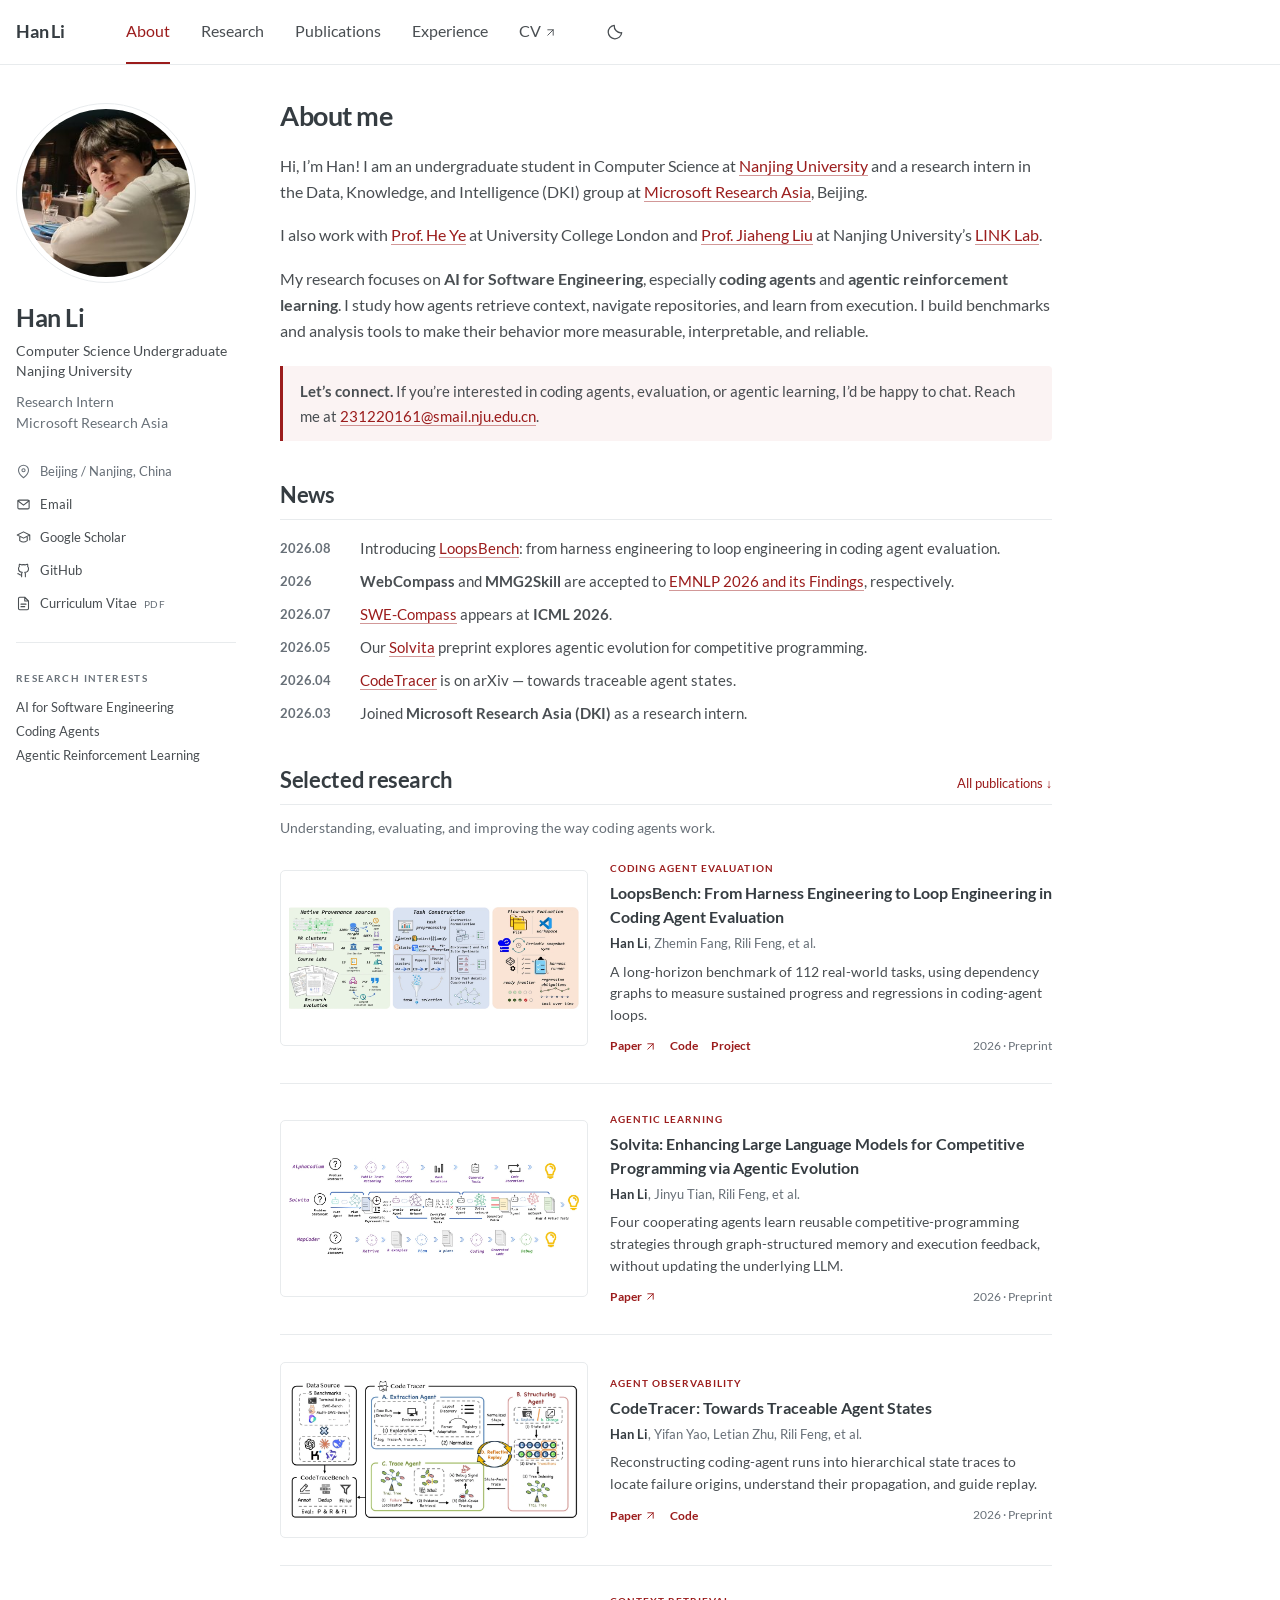
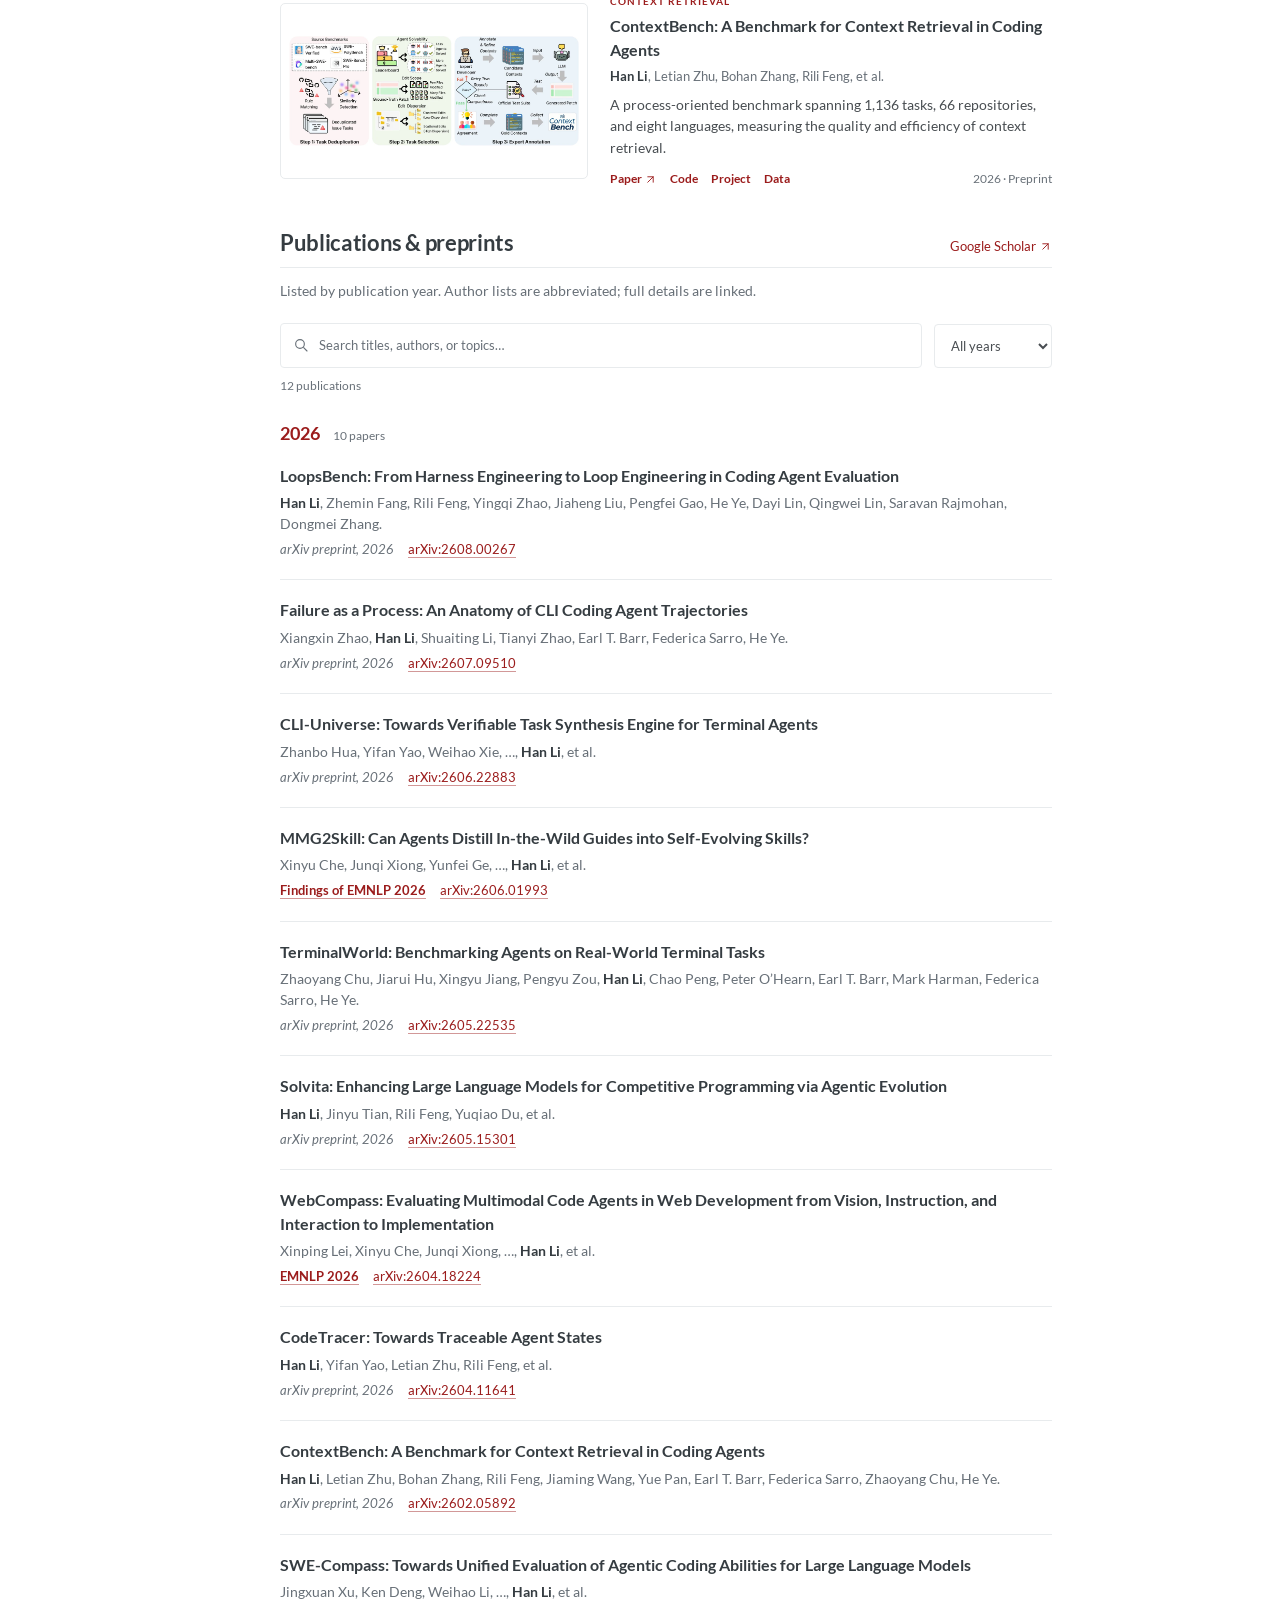
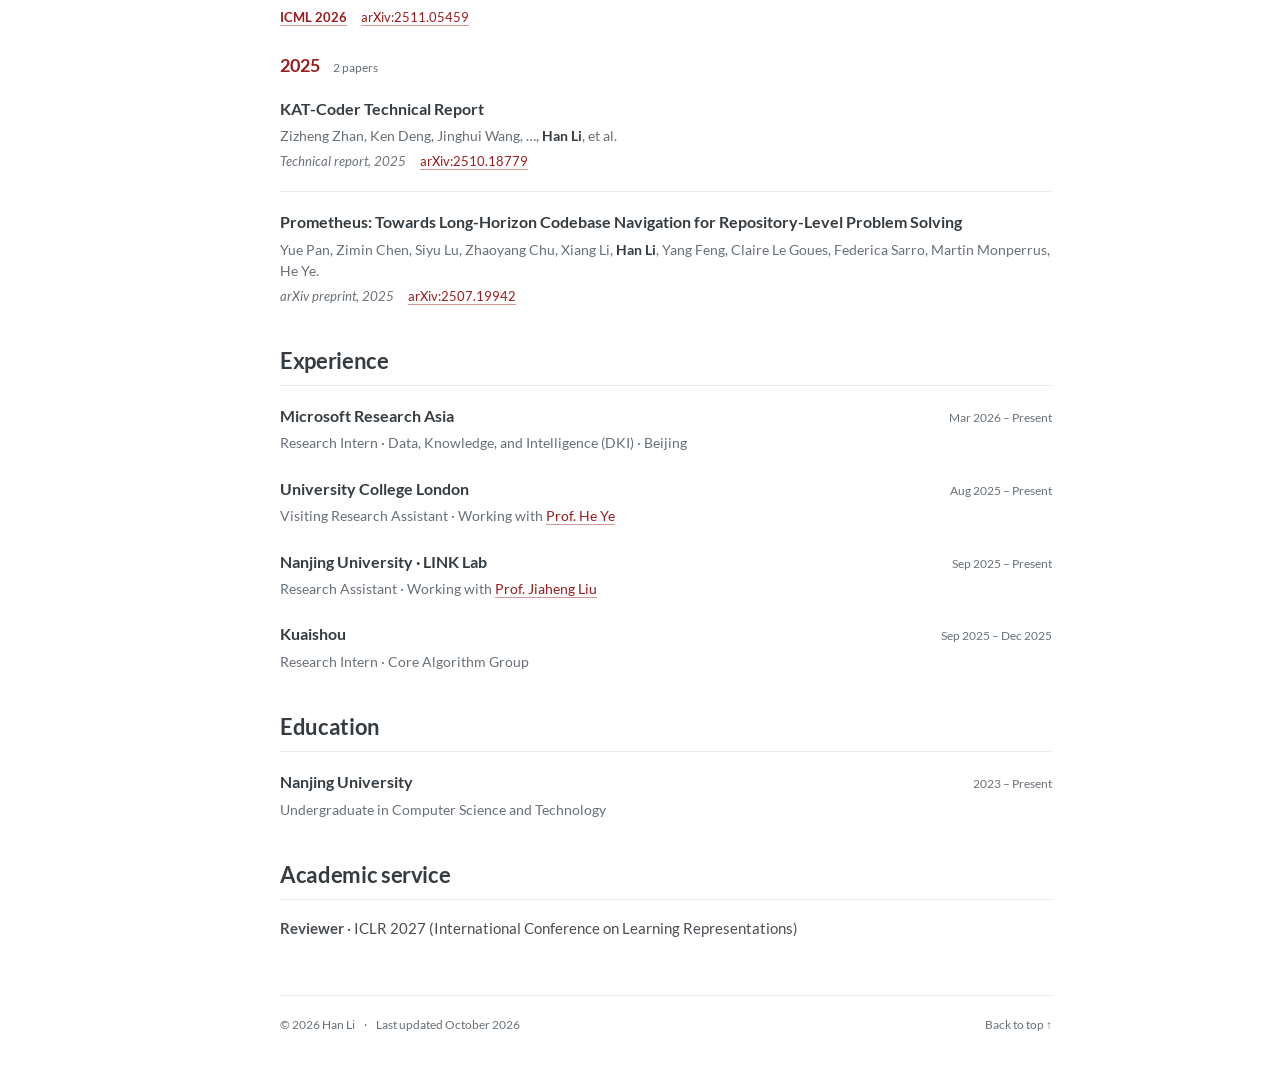
<file: index.html>
<!doctype html>
<html lang="en" data-theme="light">
  <head>
    <meta charset="utf-8">
    <meta name="viewport" content="width=device-width, initial-scale=1">
    <meta name="color-scheme" content="light dark">
    <meta name="theme-color" content="#ffffff">
    <title>Han Li | AI for Software Engineering</title>
    <meta name="description" content="Han Li is a computer science undergraduate at Nanjing University and a research intern at Microsoft Research Asia, working on coding agents, agentic learning, and evaluation.">
    <link rel="canonical" href="https://han-li-research.github.io/">
    <link rel="icon" type="image/svg+xml" href="./images/favicon.svg">
    <link rel="preload" href="./fonts/lato-regular.woff2" as="font" type="font/woff2" crossorigin>
    <link rel="stylesheet" href="./styles.css">
    <meta property="og:type" content="profile">
    <meta property="og:title" content="Han Li | AI for Software Engineering">
    <meta property="og:description" content="Coding agents · Agentic learning · Benchmarks &amp; evaluation. Research, publications, and experience.">
    <meta property="og:url" content="https://han-li-research.github.io/">
    <meta property="og:image" content="https://han-li-research.github.io/images/avatar.jpg?v=scholar-8">
    <meta property="og:image:alt" content="Portrait of Han Li">
    <meta property="og:site_name" content="Han Li">
    <meta name="twitter:card" content="summary">
    <script>
      try {
        if (localStorage.getItem('han-li-theme') === 'dark') document.documentElement.dataset.theme = 'dark';
      } catch (_) { /* Storage is optional. */ }
    </script>
    <script type="application/ld+json">
      {
        "@context": "https://schema.org",
        "@type": "Person",
        "name": "Han Li",
        "url": "https://han-li-research.github.io/",
        "image": "https://han-li-research.github.io/images/avatar.jpg?v=scholar-8",
        "email": "mailto:231220161@smail.nju.edu.cn",
        "affiliation": [
          { "@type": "Organization", "name": "Nanjing University" },
          { "@type": "Organization", "name": "Microsoft Research Asia" },
          { "@type": "Organization", "name": "University College London" }
        ],
        "knowsAbout": ["AI for Software Engineering", "Coding Agents", "Agentic Reinforcement Learning"],
        "sameAs": ["https://scholar.google.com/citations?user=qbDL1kwAAAAJ&hl=en", "https://github.com/schwerli"]
      }
    </script>
    <script src="./script.js" defer></script>
  </head>
  <body id="top">
    <a class="skip-link" href="#main">Skip to content</a>
    <svg class="icon-definitions" xmlns="http://www.w3.org/2000/svg" aria-hidden="true">
      <defs><symbol id="icon-mail" viewBox="0 0 24 24"><rect x="3" y="5" width="18" height="14" rx="2"/><path d="m3 6 9 7 9-7"/></symbol>
        <symbol id="icon-location" viewBox="0 0 24 24"><path d="M20 10c0 6-8 12-8 12S4 16 4 10a8 8 0 1 1 16 0Z"/><circle cx="12" cy="10" r="2.5"/></symbol>
        <symbol id="icon-scholar" viewBox="0 0 24 24"><path d="m2 8 10-5 10 5-10 5L2 8Zm4 3v6c4 3 8 3 12 0v-6m4-3v8"/></symbol>
        <symbol id="icon-github" viewBox="0 0 24 24"><path d="M9 19c-4 1-4-2-6-2m12 5v-4a3.5 3.5 0 0 0-1-3c3-.3 6-1.5 6-6a5 5 0 0 0-1.4-3.5A4.5 4.5 0 0 0 18.5 2S17.3 1.6 15 3a12 12 0 0 0-6 0C6.7 1.6 5.5 2 5.5 2a4.5 4.5 0 0 0-.1 3.5A5 5 0 0 0 4 9c0 4.5 3 5.7 6 6a3.5 3.5 0 0 0-1 3v4"/></symbol>
        <symbol id="icon-file" viewBox="0 0 24 24"><path d="M14 2H6a2 2 0 0 0-2 2v16a2 2 0 0 0 2 2h12a2 2 0 0 0 2-2V8l-6-6Zm0 0v6h6M8 13h8m-8 4h6"/></symbol>
        <symbol id="icon-arrow" viewBox="0 0 24 24"><path d="M7 17 17 7M7 7h10v10"/></symbol>
        <symbol id="icon-search" viewBox="0 0 24 24"><circle cx="10.5" cy="10.5" r="6.5"/><path d="m16 16 5 5"/></symbol>
        <symbol id="icon-moon" viewBox="0 0 24 24"><path d="M20.9 13a9 9 0 0 1-9.9-9.9A9 9 0 1 0 20.9 13Z"/></symbol>
        <symbol id="icon-sun" viewBox="0 0 24 24"><circle cx="12" cy="12" r="4"/><path d="M12 2v2m0 16v2M2 12h2m16 0h2M5 5l1.5 1.5m11 11L19 19M5 19l1.5-1.5m11-11L19 5"/></symbol></defs>
    </svg>

    <header class="masthead">
      <div class="shell masthead-inner">
        <a class="site-name" href="#top">Han Li</a>
        <nav class="site-nav" id="site-nav" aria-label="Main navigation">
          <a href="#about" aria-current="location">About</a>
          <a href="#research">Research</a>
          <a href="#publications">Publications</a>
          <a href="#experience">Experience</a>
          <a href="https://schwerli.github.io/cv.pdf" target="_blank" rel="noopener noreferrer">CV <svg class="icon external-icon" aria-hidden="true"><use href="#icon-arrow"/></svg><span class="visually-hidden"> (PDF, opens in a new tab)</span></a>
        </nav>
        <div class="header-actions">
          <button class="theme-toggle icon-button" type="button" aria-label="Switch to dark theme" aria-pressed="false" hidden><svg class="icon moon-icon" aria-hidden="true"><use href="#icon-moon"/></svg><svg class="icon sun-icon" aria-hidden="true"><use href="#icon-sun"/></svg></button>
          <button class="menu-toggle icon-button" type="button" aria-label="Open navigation" aria-expanded="false" aria-controls="site-nav" hidden><span class="menu-lines" aria-hidden="true"></span></button>
        </div>
      </div>
    </header>

    <div class="shell page-layout">
      <aside class="profile" aria-label="About Han Li">
        <div class="profile-intro">
          <img class="avatar" src="./images/avatar.jpg?v=scholar-8" width="180" height="180" alt="Han Li" fetchpriority="high">
          <div class="profile-heading">
            <h1>Han Li</h1>
            <p class="profile-role">Computer Science Undergraduate<br>Nanjing University</p>
            <p class="profile-role profile-intern">Research Intern<br>Microsoft Research Asia</p>
          </div>
        </div>
        <ul class="profile-links">
          <li class="profile-location"><svg class="icon " aria-hidden="true"><use href="#icon-location"/></svg><span>Beijing / Nanjing, China</span></li>
          <li><a href="mailto:231220161@smail.nju.edu.cn"><svg class="icon " aria-hidden="true"><use href="#icon-mail"/></svg><span>Email<span class="visually-hidden"> Han Li at 231220161@smail.nju.edu.cn</span></span></a></li>
          <li><a href="https://scholar.google.com/citations?user=qbDL1kwAAAAJ&amp;hl=en" target="_blank" rel="noopener noreferrer" aria-label="Google Scholar"><svg class="icon " aria-hidden="true"><use href="#icon-scholar"/></svg><span class="contact-label-full">Google Scholar</span><span class="contact-label-short">Scholar</span></a></li>
          <li><a href="https://github.com/schwerli" target="_blank" rel="noopener noreferrer"><svg class="icon " aria-hidden="true"><use href="#icon-github"/></svg><span>GitHub</span></a></li>
          <li><a href="https://schwerli.github.io/cv.pdf" target="_blank" rel="noopener noreferrer" aria-label="CV: Curriculum Vitae (PDF, opens in a new tab)"><svg class="icon " aria-hidden="true"><use href="#icon-file"/></svg><span class="contact-label-full">Curriculum Vitae <span class="file-label">PDF</span></span><span class="contact-label-short">CV</span></a></li>
        </ul>
        <div class="profile-focus"><span class="eyebrow">Research interests</span><p>AI for Software Engineering<br>Coding Agents<br>Agentic Reinforcement Learning</p></div>
      </aside>

      <main id="main" tabindex="-1">
        <section id="about" aria-labelledby="about-title">
          <h2 class="about-title" id="about-title">About me</h2>
          <p>Hi, I’m Han! I am an undergraduate student in Computer Science at <a href="https://www.nju.edu.cn/en/" target="_blank" rel="noopener noreferrer">Nanjing University</a> and a research intern in the Data, Knowledge, and Intelligence (DKI) group at <a href="https://www.microsoft.com/en-us/research/lab/microsoft-research-asia/" target="_blank" rel="noopener noreferrer">Microsoft Research Asia</a>, Beijing.</p>
          <p>I also work with <a href="https://heye.me/" target="_blank" rel="noopener noreferrer">Prof. He Ye</a> at University College London and <a href="https://liujiaheng.github.io/" target="_blank" rel="noopener noreferrer">Prof. Jiaheng Liu</a> at Nanjing University’s <a href="https://www.nju-link.com/en/" target="_blank" rel="noopener noreferrer">LINK Lab</a>.</p>
          <p>My research focuses on <strong>AI for Software Engineering</strong>, especially <strong>coding agents</strong> and <strong>agentic reinforcement learning</strong>. I study how agents retrieve context, navigate repositories, and learn from execution. I build benchmarks and analysis tools to make their behavior more measurable, interpretable, and reliable.</p>
          <p class="connect-note"><strong>Let’s connect.</strong> If you’re interested in coding agents, evaluation, or agentic learning, I’d be happy to chat. Reach me at <a href="mailto:231220161@smail.nju.edu.cn">231220161@smail.nju.edu.cn</a>.</p>
        </section>

        <section id="news" aria-labelledby="news-title">
          <div class="section-heading"><h2 id="news-title">News</h2></div>
          <ul class="news-list">
            <li><time datetime="2026-08">2026.08</time><span>Introducing <a href="https://arxiv.org/abs/2608.00267" target="_blank" rel="noopener noreferrer">LoopsBench</a>: from harness engineering to loop engineering in coding agent evaluation.</span></li>
            <li><time datetime="2026">2026</time><span><strong>WebCompass</strong> and <strong>MMG2Skill</strong> are accepted to <a href="https://2026.emnlp.org/program/" target="_blank" rel="noopener noreferrer">EMNLP 2026 and its Findings</a>, respectively.</span></li>
            <li><time datetime="2026-07">2026.07</time><span><a href="https://icml.cc/virtual/2026/poster/64552" target="_blank" rel="noopener noreferrer">SWE-Compass</a> appears at <strong>ICML 2026</strong>.</span></li>
            <li><time datetime="2026-05">2026.05</time><span>Our <a href="https://arxiv.org/abs/2605.15301" target="_blank" rel="noopener noreferrer">Solvita</a> preprint explores agentic evolution for competitive programming.</span></li>
            <li><time datetime="2026-04">2026.04</time><span><a href="https://arxiv.org/abs/2604.11641" target="_blank" rel="noopener noreferrer">CodeTracer</a> is on arXiv — towards traceable agent states.</span></li>
            <li><time datetime="2026-03">2026.03</time><span>Joined <strong>Microsoft Research Asia (DKI)</strong> as a research intern.</span></li>
          </ul>
        </section>

        <section id="research" aria-labelledby="research-title">
          <div class="section-heading"><h2 id="research-title">Selected research</h2><a class="section-link" href="#publications">All publications <span aria-hidden="true">↓</span></a></div>
          <p class="section-intro">Understanding, evaluating, and improving the way coding agents work.</p>
          <div class="projects">
            <article class="project">
              <a class="project-figure" href="https://arxiv.org/abs/2608.00267" target="_blank" rel="noopener noreferrer" aria-label="Read the LoopsBench paper"><img class="project-image" src="./images/loopsbench.webp" width="840" height="480" alt="LoopsBench research framework overview from the paper" loading="lazy" decoding="async"></a>
              <div class="project-body">
                <span class="project-topic">Coding agent evaluation</span>
                <h3><a href="https://arxiv.org/abs/2608.00267" target="_blank" rel="noopener noreferrer">LoopsBench: From Harness Engineering to Loop Engineering in Coding Agent Evaluation</a></h3>
                <p class="project-authors"><strong>Han Li</strong>, Zhemin Fang, Rili Feng, et al.</p>
                <p class="project-description">A long-horizon benchmark of 112 real-world tasks, using dependency graphs to measure sustained progress and regressions in coding-agent loops.</p>
                <div class="project-links"><a href="https://arxiv.org/abs/2608.00267" target="_blank" rel="noopener noreferrer">Paper <svg class="icon " aria-hidden="true"><use href="#icon-arrow"/></svg></a><a href="https://github.com/microsoft/Loopsbench" target="_blank" rel="noopener noreferrer">Code</a><a href="https://loopsbench.ai/" target="_blank" rel="noopener noreferrer">Project</a><span class="project-year">2026 · Preprint</span></div>
              </div>
            </article>
            <article class="project">
              <a class="project-figure" href="https://arxiv.org/abs/2605.15301" target="_blank" rel="noopener noreferrer" aria-label="Read the Solvita paper"><img class="project-image" src="./images/solvita.webp" width="840" height="480" alt="Solvita research framework overview from the paper" loading="lazy" decoding="async"></a>
              <div class="project-body">
                <span class="project-topic">Agentic learning</span>
                <h3><a href="https://arxiv.org/abs/2605.15301" target="_blank" rel="noopener noreferrer">Solvita: Enhancing Large Language Models for Competitive Programming via Agentic Evolution</a></h3>
                <p class="project-authors"><strong>Han Li</strong>, Jinyu Tian, Rili Feng, et al.</p>
                <p class="project-description">Four cooperating agents learn reusable competitive-programming strategies through graph-structured memory and execution feedback, without updating the underlying LLM.</p>
                <div class="project-links"><a href="https://arxiv.org/abs/2605.15301" target="_blank" rel="noopener noreferrer">Paper <svg class="icon " aria-hidden="true"><use href="#icon-arrow"/></svg></a><span class="project-year">2026 · Preprint</span></div>
              </div>
            </article>
            <article class="project">
              <a class="project-figure" href="https://arxiv.org/abs/2604.11641" target="_blank" rel="noopener noreferrer" aria-label="Read the CodeTracer paper"><img class="project-image" src="./images/codetracer.webp" width="840" height="480" alt="CodeTracer research framework overview from the paper" loading="lazy" decoding="async"></a>
              <div class="project-body">
                <span class="project-topic">Agent observability</span>
                <h3><a href="https://arxiv.org/abs/2604.11641" target="_blank" rel="noopener noreferrer">CodeTracer: Towards Traceable Agent States</a></h3>
                <p class="project-authors"><strong>Han Li</strong>, Yifan Yao, Letian Zhu, Rili Feng, et al.</p>
                <p class="project-description">Reconstructing coding-agent runs into hierarchical state traces to locate failure origins, understand their propagation, and guide replay.</p>
                <div class="project-links"><a href="https://arxiv.org/abs/2604.11641" target="_blank" rel="noopener noreferrer">Paper <svg class="icon " aria-hidden="true"><use href="#icon-arrow"/></svg></a><a href="https://github.com/NJU-LINK/CodeTracer" target="_blank" rel="noopener noreferrer">Code</a><span class="project-year">2026 · Preprint</span></div>
              </div>
            </article>
            <article class="project">
              <a class="project-figure" href="https://arxiv.org/abs/2602.05892" target="_blank" rel="noopener noreferrer" aria-label="Read the ContextBench paper"><img class="project-image" src="./images/contextbench.webp" width="840" height="480" alt="ContextBench research framework overview from the paper" loading="lazy" decoding="async"></a>
              <div class="project-body">
                <span class="project-topic">Context retrieval</span>
                <h3><a href="https://arxiv.org/abs/2602.05892" target="_blank" rel="noopener noreferrer">ContextBench: A Benchmark for Context Retrieval in Coding Agents</a></h3>
                <p class="project-authors"><strong>Han Li</strong>, Letian Zhu, Bohan Zhang, Rili Feng, et al.</p>
                <p class="project-description">A process-oriented benchmark spanning 1,136 tasks, 66 repositories, and eight languages, measuring the quality and efficiency of context retrieval.</p>
                <div class="project-links"><a href="https://arxiv.org/abs/2602.05892" target="_blank" rel="noopener noreferrer">Paper <svg class="icon " aria-hidden="true"><use href="#icon-arrow"/></svg></a><a href="https://github.com/EuniAI/ContextBench" target="_blank" rel="noopener noreferrer">Code</a><a href="https://contextbench.github.io/" target="_blank" rel="noopener noreferrer">Project</a><a href="https://huggingface.co/datasets/Contextbench/ContextBench" target="_blank" rel="noopener noreferrer">Data</a><span class="project-year">2026 · Preprint</span></div>
              </div>
            </article>
          </div>
        </section>

        <section id="publications" aria-labelledby="publications-title">
          <div class="section-heading"><h2 id="publications-title">Publications &amp; preprints</h2><a class="section-link" href="https://scholar.google.com/citations?user=qbDL1kwAAAAJ&amp;hl=en" target="_blank" rel="noopener noreferrer">Google Scholar <svg class="icon " aria-hidden="true"><use href="#icon-arrow"/></svg></a></div>
          <p class="section-intro">Listed by publication year. Author lists are abbreviated; full details are linked.</p>
          <div class="publication-controls" hidden>
            <div class="search-field"><label class="visually-hidden" for="publication-search">Search publications</label><svg class="icon " aria-hidden="true"><use href="#icon-search"/></svg><input id="publication-search" type="search" placeholder="Search titles, authors, or topics…" autocomplete="off" aria-controls="publication-results"></div>
            <label class="visually-hidden" for="publication-year">Filter publications by year</label>
            <select id="publication-year" aria-controls="publication-results"><option value="all">All years</option><option value="2026">2026</option><option value="2025">2025</option></select>
          </div>
          <p class="publication-count" id="publication-count" aria-live="polite" aria-atomic="true">12 publications</p>
          <div id="publication-results">
            <div class="publication-group" data-year="2026">
              <h3 class="publication-year-heading">2026 <span>10 papers</span></h3>
              <ol class="publication-list">
                <li data-year="2026" data-topics="evaluation benchmark harness loop engineering">
                  <h4><a href="https://arxiv.org/abs/2608.00267" target="_blank" rel="noopener noreferrer">LoopsBench: From Harness Engineering to Loop Engineering in Coding Agent Evaluation</a></h4>
                  <p class="publication-authors"><strong>Han Li</strong>, Zhemin Fang, Rili Feng, Yingqi Zhao, Jiaheng Liu, Pengfei Gao, He Ye, Dayi Lin, Qingwei Lin, Saravan Rajmohan, Dongmei Zhang.</p>
                  <p class="publication-meta"><span>arXiv preprint, 2026</span><a href="https://arxiv.org/abs/2608.00267" target="_blank" rel="noopener noreferrer">arXiv:2608.00267</a></p>
                </li>
                <li data-year="2026" data-topics="failure analysis trajectory coding agent">
                  <h4><a href="https://arxiv.org/abs/2607.09510" target="_blank" rel="noopener noreferrer">Failure as a Process: An Anatomy of CLI Coding Agent Trajectories</a></h4>
                  <p class="publication-authors">Xiangxin Zhao, <strong>Han Li</strong>, Shuaiting Li, Tianyi Zhao, Earl T. Barr, Federica Sarro, He Ye.</p>
                  <p class="publication-meta"><span>arXiv preprint, 2026</span><a href="https://arxiv.org/abs/2607.09510" target="_blank" rel="noopener noreferrer">arXiv:2607.09510</a></p>
                </li>
                <li data-year="2026" data-topics="terminal agent task synthesis verification">
                  <h4><a href="https://arxiv.org/abs/2606.22883" target="_blank" rel="noopener noreferrer">CLI-Universe: Towards Verifiable Task Synthesis Engine for Terminal Agents</a></h4>
                  <p class="publication-authors">Zhanbo Hua, Yifan Yao, Weihao Xie, …, <strong>Han Li</strong>, et al.</p>
                  <p class="publication-meta"><span>arXiv preprint, 2026</span><a href="https://arxiv.org/abs/2606.22883" target="_blank" rel="noopener noreferrer">arXiv:2606.22883</a></p>
                </li>
                <li data-year="2026" data-topics="multimodal skills agent learning self evolution">
                  <h4><a href="https://arxiv.org/abs/2606.01993" target="_blank" rel="noopener noreferrer">MMG2Skill: Can Agents Distill In-the-Wild Guides into Self-Evolving Skills?</a></h4>
                  <p class="publication-authors">Xinyu Che, Junqi Xiong, Yunfei Ge, …, <strong>Han Li</strong>, et al.</p>
                  <p class="publication-meta"><a class="publication-venue" href="https://2026.emnlp.org/program/" target="_blank" rel="noopener noreferrer">Findings of EMNLP 2026</a><a href="https://arxiv.org/abs/2606.01993" target="_blank" rel="noopener noreferrer">arXiv:2606.01993</a></p>
                </li>
                <li data-year="2026" data-topics="terminal benchmark evaluation real world tasks">
                  <h4><a href="https://arxiv.org/abs/2605.22535" target="_blank" rel="noopener noreferrer">TerminalWorld: Benchmarking Agents on Real-World Terminal Tasks</a></h4>
                  <p class="publication-authors">Zhaoyang Chu, Jiarui Hu, Xingyu Jiang, Pengyu Zou, <strong>Han Li</strong>, Chao Peng, Peter O’Hearn, Earl T. Barr, Mark Harman, Federica Sarro, He Ye.</p>
                  <p class="publication-meta"><span>arXiv preprint, 2026</span><a href="https://arxiv.org/abs/2605.22535" target="_blank" rel="noopener noreferrer">arXiv:2605.22535</a></p>
                </li>
                <li data-year="2026" data-topics="competitive programming agentic evolution reinforcement learning">
                  <h4><a href="https://arxiv.org/abs/2605.15301" target="_blank" rel="noopener noreferrer">Solvita: Enhancing Large Language Models for Competitive Programming via Agentic Evolution</a></h4>
                  <p class="publication-authors"><strong>Han Li</strong>, Jinyu Tian, Rili Feng, Yuqiao Du, et al.</p>
                  <p class="publication-meta"><span>arXiv preprint, 2026</span><a href="https://arxiv.org/abs/2605.15301" target="_blank" rel="noopener noreferrer">arXiv:2605.15301</a></p>
                </li>
                <li data-year="2026" data-topics="multimodal web coding evaluation benchmark">
                  <h4><a href="https://arxiv.org/abs/2604.18224" target="_blank" rel="noopener noreferrer">WebCompass: Evaluating Multimodal Code Agents in Web Development from Vision, Instruction, and Interaction to Implementation</a></h4>
                  <p class="publication-authors">Xinping Lei, Xinyu Che, Junqi Xiong, …, <strong>Han Li</strong>, et al.</p>
                  <p class="publication-meta"><a class="publication-venue" href="https://2026.emnlp.org/program/" target="_blank" rel="noopener noreferrer">EMNLP 2026</a><a href="https://arxiv.org/abs/2604.18224" target="_blank" rel="noopener noreferrer">arXiv:2604.18224</a></p>
                </li>
                <li data-year="2026" data-topics="trace states trajectory observability analysis debugging">
                  <h4><a href="https://arxiv.org/abs/2604.11641" target="_blank" rel="noopener noreferrer">CodeTracer: Towards Traceable Agent States</a></h4>
                  <p class="publication-authors"><strong>Han Li</strong>, Yifan Yao, Letian Zhu, Rili Feng, et al.</p>
                  <p class="publication-meta"><span>arXiv preprint, 2026</span><a href="https://arxiv.org/abs/2604.11641" target="_blank" rel="noopener noreferrer">arXiv:2604.11641</a></p>
                </li>
                <li data-year="2026" data-topics="context retrieval benchmark repository evaluation">
                  <h4><a href="https://arxiv.org/abs/2602.05892" target="_blank" rel="noopener noreferrer">ContextBench: A Benchmark for Context Retrieval in Coding Agents</a></h4>
                  <p class="publication-authors"><strong>Han Li</strong>, Letian Zhu, Bohan Zhang, Rili Feng, Jiaming Wang, Yue Pan, Earl T. Barr, Federica Sarro, Zhaoyang Chu, He Ye.</p>
                  <p class="publication-meta"><span>arXiv preprint, 2026</span><a href="https://arxiv.org/abs/2602.05892" target="_blank" rel="noopener noreferrer">arXiv:2602.05892</a></p>
                </li>
                <li data-year="2026" data-topics="agentic coding abilities evaluation benchmark">
                  <h4><a href="https://arxiv.org/abs/2511.05459" target="_blank" rel="noopener noreferrer">SWE-Compass: Towards Unified Evaluation of Agentic Coding Abilities for Large Language Models</a></h4>
                  <p class="publication-authors">Jingxuan Xu, Ken Deng, Weihao Li, …, <strong>Han Li</strong>, et al.</p>
                  <p class="publication-meta"><a class="publication-venue" href="https://icml.cc/virtual/2026/poster/64552" target="_blank" rel="noopener noreferrer">ICML 2026</a><a href="https://arxiv.org/abs/2511.05459" target="_blank" rel="noopener noreferrer">arXiv:2511.05459</a></p>
                </li>
              </ol>
            </div>
            <div class="publication-group" data-year="2025">
              <h3 class="publication-year-heading">2025 <span>2 papers</span></h3>
              <ol class="publication-list">
                <li data-year="2025" data-topics="code model training agentic curriculum technical report">
                  <h4><a href="https://arxiv.org/abs/2510.18779" target="_blank" rel="noopener noreferrer">KAT-Coder Technical Report</a></h4>
                  <p class="publication-authors">Zizheng Zhan, Ken Deng, Jinghui Wang, …, <strong>Han Li</strong>, et al.</p>
                  <p class="publication-meta"><span>Technical report, 2025</span><a href="https://arxiv.org/abs/2510.18779" target="_blank" rel="noopener noreferrer">arXiv:2510.18779</a></p>
                </li>
                <li data-year="2025" data-topics="long horizon codebase navigation repository agent retrieval">
                  <h4><a href="https://arxiv.org/abs/2507.19942" target="_blank" rel="noopener noreferrer">Prometheus: Towards Long-Horizon Codebase Navigation for Repository-Level Problem Solving</a></h4>
                  <p class="publication-authors">Yue Pan, Zimin Chen, Siyu Lu, Zhaoyang Chu, Xiang Li, <strong>Han Li</strong>, Yang Feng, Claire Le Goues, Federica Sarro, Martin Monperrus, He Ye.</p>
                  <p class="publication-meta"><span>arXiv preprint, 2025</span><a href="https://arxiv.org/abs/2507.19942" target="_blank" rel="noopener noreferrer">arXiv:2507.19942</a></p>
                </li>
              </ol>
            </div>
          </div>
          <div class="no-results" hidden><p>No publications match your search.</p><button type="button" class="text-button" id="clear-filters">Clear filters</button></div>
        </section>

        <section id="experience" aria-labelledby="experience-title">
          <div class="section-heading"><h2 id="experience-title">Experience</h2></div>
          <ol class="experience-list">
            <li><div class="experience-heading"><h3>Microsoft Research Asia</h3><span class="date">Mar 2026 – Present</span></div><p>Research Intern · Data, Knowledge, and Intelligence (DKI) · Beijing</p></li>
            <li><div class="experience-heading"><h3>University College London</h3><span class="date">Aug 2025 – Present</span></div><p>Visiting Research Assistant · Working with <a href="https://heye.me/" target="_blank" rel="noopener noreferrer">Prof. He Ye</a></p></li>
            <li><div class="experience-heading"><h3>Nanjing University · LINK Lab</h3><span class="date">Sep 2025 – Present</span></div><p>Research Assistant · Working with <a href="https://liujiaheng.github.io/" target="_blank" rel="noopener noreferrer">Prof. Jiaheng Liu</a></p></li>
            <li><div class="experience-heading"><h3>Kuaishou</h3><span class="date">Sep 2025 – Dec 2025</span></div><p>Research Intern · Core Algorithm Group</p></li>
          </ol>
        </section>
        <section id="education" aria-labelledby="education-title">
          <div class="section-heading"><h2 id="education-title">Education</h2></div>
          <div class="education-item"><div class="experience-heading"><h3>Nanjing University</h3><span class="date">2023 – Present</span></div><p>Undergraduate in Computer Science and Technology</p></div>
        </section>
        <section id="service" aria-labelledby="service-title">
          <div class="section-heading"><h2 id="service-title">Academic service</h2></div>
          <p class="service-entry"><strong>Reviewer</strong> · ICLR 2027 (International Conference on Learning Representations)</p>
        </section>

        <footer class="site-footer">
          <p>© <span id="year">2026</span> Han Li <span class="footer-separator" aria-hidden="true">·</span> <span>Last updated October 2026</span></p>
          <a href="#top">Back to top <span aria-hidden="true">↑</span></a>
        </footer>
      </main>
    </div>
  </body>
</html>
</file>
<file: styles.css>
@font-face {
  font-family: Lato;
  font-style: normal;
  font-weight: 400;
  font-display: swap;
  src: url("./fonts/lato-regular.woff2") format("woff2");
}
@font-face {
  font-family: Lato;
  font-style: normal;
  font-weight: 700;
  font-display: swap;
  src: url("./fonts/lato-bold.woff2") format("woff2");
}
@font-face {
  font-family: Lato;
  font-style: italic;
  font-weight: 400;
  font-display: swap;
  src: url("./fonts/lato-italic.woff2") format("woff2");
}
:root {
  color-scheme: light;
  --background: #fff;
  --text: #494e52;
  --heading: #353c41;
  --muted: #687078;
  --accent: #9b1c1c;
  --accent-hover: #701212;
  --border: #e8ebed;
  --subtle: #f8f9fa;
  --tint: #fbf3f3;
  --focus: #9b1c1c;
  --header-height: 64px;
}
:root[data-theme="dark"] {
  color-scheme: dark;
  --background: #181b1e;
  --text: #d0d5d8;
  --heading: #f0f2f3;
  --muted: #a9b2b9;
  --accent: #f3a0a0;
  --accent-hover: #ffc3c3;
  --border: #343a3f;
  --subtle: #20252a;
  --tint: #292023;
  --focus: #f3a0a0;
}
*, *::before, *::after { box-sizing: border-box; }
html { scroll-behavior: smooth; scroll-padding-top: calc(var(--header-height) + 24px); }
body { margin: 0; background: var(--background); color: var(--text); font: 16.2px/1.62 Lato, -apple-system, BlinkMacSystemFont, "Segoe UI", sans-serif; -webkit-font-smoothing: antialiased; }
[hidden] { display: none !important; }
::selection { background: var(--accent); color: var(--background); }
a { color: var(--accent); text-decoration: none; text-underline-offset: 3px; }
a:hover { color: var(--accent-hover); text-decoration: underline; }
main p a, .news-list a { text-decoration: underline; text-decoration-thickness: 1px; text-decoration-color: color-mix(in srgb, var(--accent) 45%, transparent); }
main p a:hover, .news-list a:hover { text-decoration-color: currentColor; }
button, input, select { font: inherit; }
button, a, input, select { -webkit-tap-highlight-color: transparent; }
button { cursor: pointer; }
:focus-visible { outline: 2px solid var(--focus); outline-offset: 4px; border-radius: 2px; }
main:focus { outline: none; }
img { display: block; max-width: 100%; }
h1, h2, h3, h4 { color: var(--heading); font-weight: 700; }
p { margin: 0 0 17px; }
strong { font-weight: 700; }
.shell { width: 100%; max-width: 1280px; margin-inline: auto; padding-inline: 16px; }
.icon { display: inline-block; width: 18px; height: 18px; flex: 0 0 18px; fill: none; stroke: currentColor; stroke-width: 1.7; stroke-linecap: round; stroke-linejoin: round; vertical-align: -3px; }
.icon-definitions { position: absolute; width: 0; height: 0; overflow: hidden; }
.visually-hidden { position: absolute; width: 1px; height: 1px; padding: 0; margin: -1px; overflow: hidden; clip-path: inset(50%); white-space: nowrap; border: 0; }
.skip-link { position: fixed; top: 8px; left: 16px; padding: 10px 18px; background: var(--background); border: 2px solid var(--accent); z-index: 100; transform: translateY(-160%); }
.skip-link:focus { transform: translateY(0); }

/* A quiet masthead and a two-column academic layout. */
.masthead { position: sticky; top: 0; z-index: 20; background: var(--background); border-bottom: 1px solid var(--border); }
.masthead-inner { min-height: var(--header-height); display: flex; align-items: center; gap: 36px; }
.site-name { color: var(--heading); font-size: 18px; font-weight: 700; flex-shrink: 0; margin-right: 25px; letter-spacing: -.2px; }
.site-name:hover { color: var(--accent); text-decoration: none; }
.site-nav { display: flex; align-items: center; gap: 31px; }
.site-nav a { display: inline-flex; align-items: center; gap: 3px; min-height: 44px; position: relative; color: var(--text); font-size: 15.5px; }
.site-nav a:hover, .site-nav a[aria-current="location"] { color: var(--accent); text-decoration: none; }
.site-nav a[aria-current="location"]::after { content: ""; position: absolute; height: 2px; bottom: -10px; left: 0; right: 0; background: var(--accent); }
.external-icon { width: 13px; height: 13px; flex-basis: 13px; }
.header-actions { display: flex; align-items: center; gap: 4px; }
.icon-button { width: 44px; height: 44px; display: inline-flex; align-items: center; justify-content: center; border: 0; border-radius: 50%; background: transparent; color: var(--text); }
.icon-button:hover { background: var(--subtle); color: var(--accent); }
.icon-button .icon { width: 20px; height: 20px; }
.menu-toggle { display: none; }
.sun-icon, [data-theme="dark"] .moon-icon { display: none; }
[data-theme="dark"] .sun-icon { display: block; }
.page-layout { display: grid; grid-template-columns: 220px minmax(0, 772px); gap: 44px; align-items: start; padding-top: 38px; padding-bottom: 36px; }

/* The profile works without JavaScript or third-party font services. */
.profile { position: sticky; top: calc(var(--header-height) + 34px); min-width: 0; }
.avatar { width: 180px; height: 180px; border-radius: 50%; padding: 5px; border: 1px solid var(--border); object-fit: cover; object-position: center 28%; background: #fff; }
.profile h1 { margin: 18px 0 7px; font-size: 25px; line-height: 1.3; letter-spacing: -.4px; }
.profile-role { margin-bottom: 10px; font-size: 13.5px; line-height: 1.55; }
.profile-intern { color: var(--muted); }
.profile-links { padding: 0; margin: 21px 0 0; list-style: none; font-size: 13px; }
.profile-links li { display: flex; align-items: center; gap: 9px; min-height: 33px; }
.profile-links a { display: flex; align-items: center; gap: 9px; min-height: 33px; color: var(--text); }
.profile-links a:hover { color: var(--accent); }
.profile-links .icon { width: 15px; height: 15px; flex-basis: 15px; }
.profile-location { color: var(--muted); }
.contact-label-short { display: none; }
.file-label { font-size: 10px; color: var(--muted); margin-left: 4px; letter-spacing: .3px; }
.profile-focus { padding-top: 20px; margin-top: 22px; border-top: 1px solid var(--border); }
.eyebrow { font-size: 10px; font-weight: 700; letter-spacing: 1.4px; text-transform: uppercase; color: var(--muted); }
.profile-focus p { margin: 7px 0 0; font-size: 12.5px; line-height: 1.9; }

/* Content sections. */
main { min-width: 0; }
section { margin-bottom: 39px; scroll-margin-top: calc(var(--header-height) + 20px); }
.about-title { margin: -6px 0 18px; font-size: 27px; line-height: 1.4; letter-spacing: -.5px; }
.connect-note { margin: 22px 0 0; padding: 13px 17px; border-left: 3px solid var(--accent); border-radius: 0 4px 4px 0; background: var(--tint); font-size: 14.8px; line-height: 1.65; }
.connect-note a { overflow-wrap: anywhere; }
.section-heading { display: flex; align-items: baseline; justify-content: space-between; gap: 12px; padding-bottom: 8px; margin-bottom: 17px; border-bottom: 1px solid var(--border); }
.section-heading h2 { margin: 0; font-size: 22px; line-height: 1.4; letter-spacing: -.35px; }
.section-link { flex-shrink: 0; font-size: 12.5px; font-weight: 400; }
.section-link .icon { width: 13px; height: 13px; vertical-align: -2px; }
.section-intro { margin-top: -5px; margin-bottom: 21px; color: var(--muted); font-size: 14px; }
.news-list { list-style: none; margin: 0; padding: 0; font-size: 14.8px; }
.news-list li { display: grid; grid-template-columns: 68px minmax(0, 1fr); gap: 12px; margin-bottom: 9px; }
.news-list time { font-size: 12.5px; font-weight: 700; color: var(--muted); line-height: 1.92; font-variant-numeric: tabular-nums; }

/* Real research figures with compact paper / code / project links. */
.project { display: grid; grid-template-columns: minmax(0, .82fr) minmax(0, 1.18fr); gap: 22px; margin-bottom: 27px; padding-bottom: 27px; border-bottom: 1px solid var(--border); align-items: center; }
.project:last-child { margin-bottom: 0; padding-bottom: 0; border-bottom: 0; }
.project-figure { display: block; overflow: hidden; background: #fff; border: 1px solid var(--border); border-radius: 5px; }
.project-figure:hover { border-color: var(--accent); }
.project-image { width: 100%; height: auto; aspect-ratio: 7 / 4; object-fit: contain; padding: 8px; transition: transform 180ms ease; }
.project-figure:hover .project-image { transform: scale(1.02); }
.project-topic { display: block; margin-bottom: 5px; font-size: 10px; letter-spacing: 1.05px; text-transform: uppercase; color: var(--accent); font-weight: 700; }
.project h3 { font-size: 16.2px; line-height: 1.45; margin: 0 0 6px; }
.project h3 a { color: var(--heading); }
.project h3 a:hover { color: var(--accent); }
.project-authors { font-size: 12.5px; margin-bottom: 7px; color: var(--muted); }
.project-authors strong, .publication-authors strong { color: var(--heading); }
.project-description { font-size: 13.5px; line-height: 1.6; margin-bottom: 10px; }
.project-links { display: flex; flex-wrap: wrap; align-items: center; gap: 7px 13px; font-size: 12px; }
.project-links a { display: inline-flex; align-items: center; gap: 2px; font-weight: 700; }
.project-links .icon { width: 13px; height: 13px; flex-basis: 13px; }
.project-year { margin-left: auto; color: var(--muted); font-size: 11.5px; }

/* All publications are in the HTML. Search is a progressive enhancement. */
.publication-controls { display: flex; align-items: center; gap: 12px; margin: 20px 0 8px; }
.search-field { flex: 1; min-width: 0; position: relative; }
.search-field .icon { position: absolute; left: 13px; top: 14px; width: 16px; height: 16px; color: var(--muted); pointer-events: none; }
#publication-search, #publication-year { min-height: 44px; color: var(--text); background: var(--background); border: 1px solid var(--border); border-radius: 4px; font-size: 13px; }
#publication-search { width: 100%; padding: 11px 12px 11px 38px; }
#publication-search::placeholder { color: var(--muted); opacity: 1; }
#publication-year { width: 118px; padding: 9px 12px; }
.publication-count { margin: 8px 0 20px; font-size: 12px; color: var(--muted); }
.publication-year-heading { display: flex; align-items: baseline; gap: 13px; margin: 23px 0 17px; font-size: 18px; color: var(--accent); }
.publication-year-heading span { color: var(--muted); font-size: 11.5px; font-weight: 400; }
.publication-list { list-style: none; padding: 0; margin: 0; }
.publication-list > li { margin: 0 0 19px; padding: 0 0 19px; border-bottom: 1px solid var(--border); }
.publication-list > li:last-child { border-bottom: 0; padding-bottom: 0; }
.publication-list h4 { margin: 0 0 5px; font-size: 15.7px; line-height: 1.5; }
.publication-list h4 a { color: var(--heading); }
.publication-list h4 a:hover { color: var(--accent); }
.publication-authors { margin: 0 0 5px; color: var(--muted); font-size: 13.5px; line-height: 1.55; }
.publication-meta { display: flex; flex-wrap: wrap; column-gap: 14px; row-gap: 3px; margin: 0; font-size: 12.5px; }
.publication-meta > span { font-style: italic; color: var(--muted); }
.publication-venue { font-weight: 700; }
.no-results { padding: 30px 12px; text-align: center; background: var(--subtle); border-radius: 4px; }
.no-results p { margin: 0 0 8px; }
.text-button { background: none; border: 0; color: var(--accent); padding: 8px 12px; text-decoration: underline; text-underline-offset: 3px; }

.experience-list { list-style: none; padding: 0; margin: 0; }
.experience-list li { margin-bottom: 21px; }
.experience-list li:last-child { margin-bottom: 0; }
.experience-heading { display: flex; flex-wrap: wrap; align-items: baseline; justify-content: space-between; gap: 3px 14px; }
.experience-heading h3 { margin: 0; font-size: 15.8px; }
.date { color: var(--muted); font-size: 12px; white-space: nowrap; font-variant-numeric: tabular-nums; }
.experience-list p, .education-item p { margin: 4px 0 0; font-size: 13.8px; color: var(--muted); }
.service-entry { font-size: 14.5px; }
.site-footer { border-top: 1px solid var(--border); margin-top: 55px; padding-top: 20px; display: flex; justify-content: space-between; flex-wrap: wrap; gap: 8px 16px; color: var(--muted); font-size: 11.5px; }
.site-footer p { margin: 0; }
.site-footer a { color: var(--muted); }
.site-footer a:hover { color: var(--accent); }
.footer-separator { padding-inline: 7px; }

@media (min-width: 925px) and (max-width: 1150px) {
  .page-layout { grid-template-columns: 200px minmax(0, 1fr); gap: 32px; }
  .shell { padding-inline: 28px; }
  .project { gap: 18px; }
}
@media (max-width: 924px) {
  .shell { max-width: 800px; padding-inline: 28px; }
  .masthead-inner { gap: 22px; }
  .site-name { margin-right: 0; }
  .site-nav { gap: 21px; }
  .header-actions { margin-left: auto; }
  .page-layout { display: block; padding-top: 29px; }
  .profile { position: static; margin-bottom: 32px; padding-bottom: 25px; border-bottom: 1px solid var(--border); }
  .profile-intro { display: flex; align-items: center; gap: 21px; }
  .avatar { width: 112px; height: 112px; flex-shrink: 0; padding: 3px; }
  .profile h1 { margin: 0 0 6px; font-size: 25px; }
  .profile-role { font-size: 12.5px; margin-bottom: 0; }
  .profile-intern { margin-top: 5px; }
  .profile-links { display: flex; flex-wrap: wrap; gap: 0 20px; margin-top: 15px; }
  .profile-links li, .profile-links a { min-height: 40px; }
  .profile-location, .profile-focus { display: none !important; }
  .about-title { font-size: 25px; }
}
@media (max-width: 680px) {
  :root { --header-height: 58px; }
  body { font-size: 15.5px; }
  .shell { padding-inline: 22px; }
  .masthead-inner { position: relative; flex-wrap: wrap; gap: 0; }
  .site-name { min-height: 58px; display: inline-flex; align-items: center; font-size: 18px; }
  .header-actions { margin-left: auto; }
  .site-nav { order: 3; width: 100%; gap: 0 20px; flex-wrap: wrap; padding: 6px 0 12px; }
  .site-nav a { font-size: 14px; }
  .site-nav a[aria-current="location"]::after { bottom: 3px; }
  .navigation-ready .site-nav:not(.is-open) { display: none; }
  .navigation-ready .menu-toggle { display: inline-flex; }
  .menu-lines, .menu-lines::before, .menu-lines::after { position: absolute; display: block; width: 18px; height: 1.5px; background: currentColor; content: ""; transition: transform 150ms ease; }
  .menu-lines::before { transform: translateY(-6px); }
  .menu-lines::after { transform: translateY(6px); }
  .menu-toggle[aria-expanded="true"] .menu-lines { background: transparent; }
  .menu-toggle[aria-expanded="true"] .menu-lines::before { transform: rotate(45deg); }
  .menu-toggle[aria-expanded="true"] .menu-lines::after { transform: rotate(-45deg); }
  .page-layout { padding-top: 24px; }
  .profile { margin-bottom: 27px; padding-bottom: 18px; }
  .profile-intro { gap: 17px; }
  .avatar { width: 100px; height: 100px; }
  .profile h1 { font-size: 24px; }
  .profile-role { font-size: 12px; line-height: 1.6; }
  .profile-links { column-gap: 17px; margin-top: 11px; font-size: 12px; }
  .profile-links a { min-height: 44px; gap: 6px; }
  .profile-links .icon { width: 14px; height: 14px; flex-basis: 14px; }
  .profile-links .file-label { display: none; }
  .profile-links .contact-label-full { display: none; }
  .profile-links .contact-label-short { display: inline; }
  .about-title { font-size: 24px; margin-bottom: 14px; }
  p { margin-bottom: 16px; }
  .connect-note { padding: 12px 14px; font-size: 14px; }
  section { margin-bottom: 32px; }
  .section-heading { gap: 8px; }
  .section-heading h2 { font-size: 20px; }
  .section-link { font-size: 11.5px; }
  .section-intro { font-size: 13.5px; }
  .news-list { font-size: 14px; }
  .news-list li { grid-template-columns: 57px minmax(0, 1fr); gap: 9px; margin-bottom: 11px; }
  .news-list time { font-size: 11.5px; }
  .project { grid-template-columns: 1fr; gap: 15px; margin-bottom: 25px; padding-bottom: 25px; }
  .project-figure { max-width: 100%; }
  .project-image { max-height: 230px; padding: 9px; }
  .project h3 { font-size: 16px; }
  .project-authors { font-size: 12.5px; }
  .project-description { font-size: 14px; margin-bottom: 3px; }
  .project-links { column-gap: 19px; font-size: 13px; }
  .project-links a { min-height: 44px; }
  .publication-controls { gap: 8px; }
  #publication-search { font-size: 12px; padding-left: 32px; }
  .search-field .icon { left: 10px; width: 14px; }
  #publication-year { width: 96px; font-size: 12px; padding-inline: 7px; }
  .publication-list h4 { font-size: 15px; }
  .publication-authors { font-size: 13px; }
  .publication-meta { font-size: 12px; gap: 2px 10px; }
  .publication-meta a { display: inline-flex; min-height: 28px; align-items: center; }
  .publication-meta > span { display: inline-flex; align-items: center; }
  .experience-heading { display: block; }
  .experience-heading h3 { margin-bottom: 3px; }
  .experience-list p, .education-item p { font-size: 13.5px; }
  .site-footer { margin-top: 40px; padding-top: 18px; font-size: 11px; }
  .site-footer > a { min-height: 36px; display: inline-flex; align-items: center; }
}
@media (max-width: 370px) {
  .shell { padding-inline: 17px; }
  .profile-intro { gap: 14px; }
  .avatar { width: 84px; height: 84px; }
  .profile h1 { font-size: 23px; }
  .profile-role { font-size: 11.5px; }
  .profile-links { column-gap: 13px; }
  .section-heading { flex-wrap: wrap; }
  .section-link { margin-top: -2px; }
  .publication-controls { flex-wrap: wrap; }
  .search-field { flex-basis: 100%; }
  #publication-year { width: 100%; }
}
@media (prefers-reduced-motion: reduce) {
  html { scroll-behavior: auto; }
  *, *::before, *::after { transition: none !important; animation: none !important; }
}
@media print {
  :root, :root[data-theme="dark"] { --background: #fff; --text: #333; --heading: #111; --muted: #555; --accent: #721919; --border: #ddd; --tint: #fff; }
  body { font-size: 10pt; }
  .masthead, .skip-link, .publication-controls, .publication-count, .project-figure, .section-link, .site-footer > a { display: none !important; }
  .shell { max-width: none; padding: 0; }
  .page-layout { display: block; padding: 0; }
  .profile { position: static; display: flex; align-items: center; justify-content: space-between; padding-bottom: 15px; margin-bottom: 22px; border-bottom: 1px solid #ddd; }
  .profile-intro { display: flex; align-items: center; gap: 18px; }
  .avatar { width: 80px; height: 80px; }
  .profile h1 { margin: 0 0 5px; }
  .profile-focus, .profile-location { display: none !important; }
  .profile-links { margin: 0; font-size: 9pt; }
  .profile-links li, .profile-links a { min-height: 23px; }
  .profile-role { font-size: 9pt; }
  section { margin-bottom: 25px; }
  .section-heading h2 { font-size: 16pt; }
  .project { display: block; margin-bottom: 15px; padding-bottom: 15px; }
  .project, .publication-list > li, .experience-list li { break-inside: avoid; }
  .publication-group[hidden], .publication-list > li[hidden] { display: block !important; }
  .site-footer { margin-top: 25px; }
}
</file>
